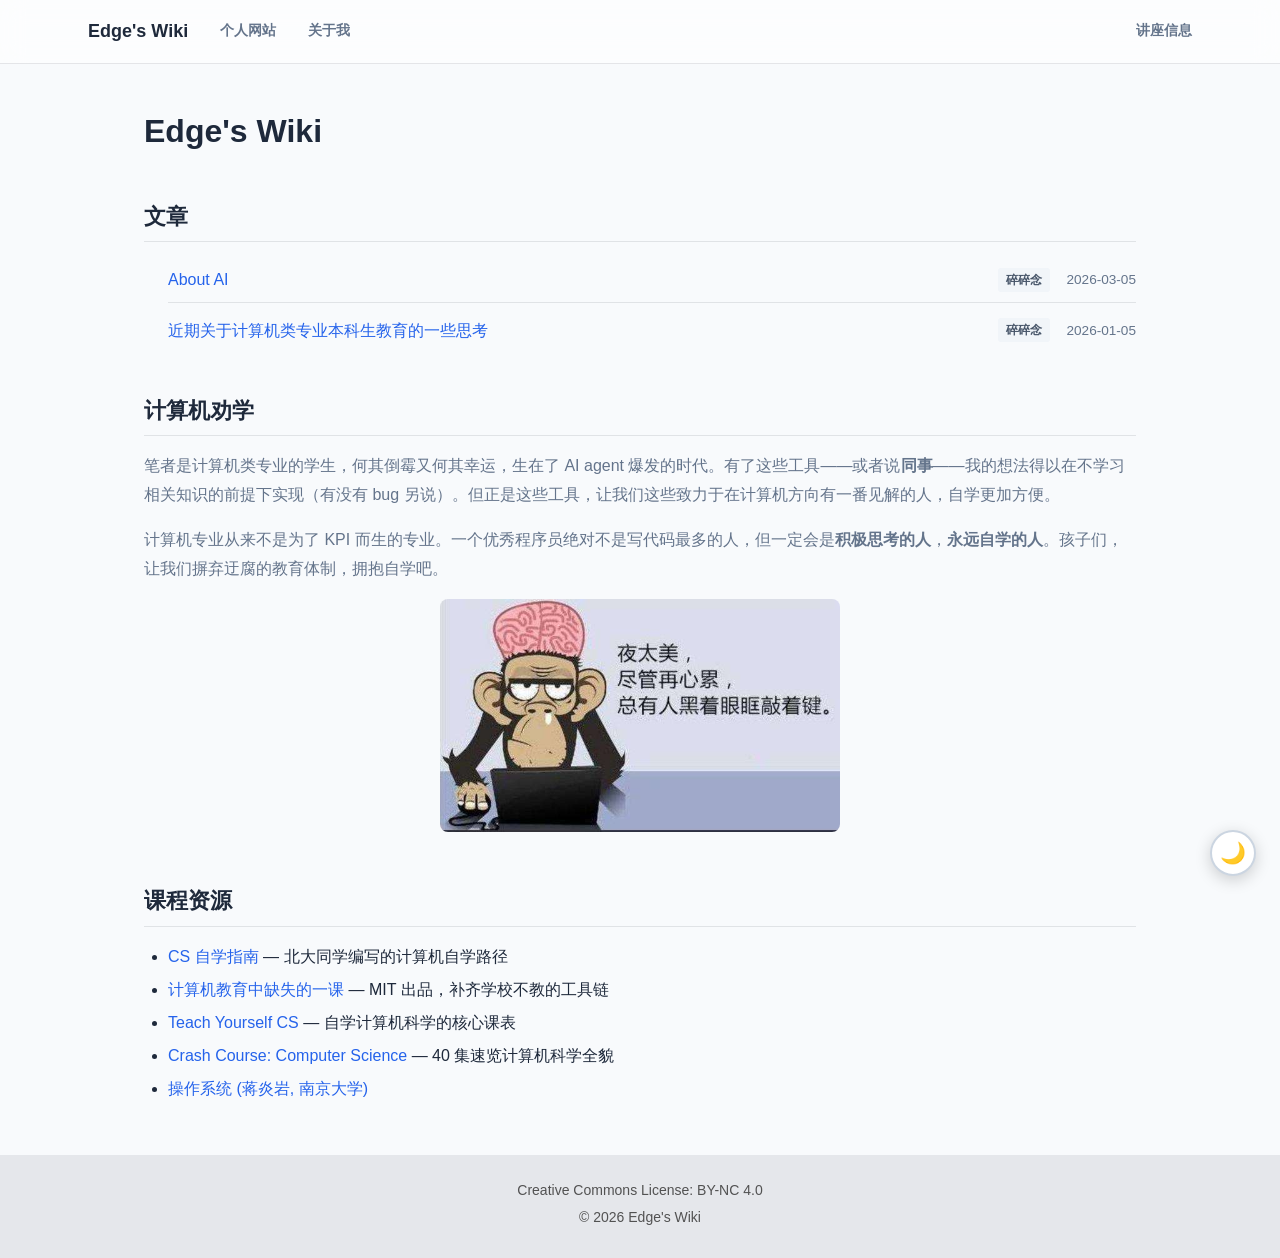
<file: index.html>
<!DOCTYPE html>
<html lang="zh-CN">
<head>
    <meta charset="UTF-8">
    <meta name="viewport" content="width=device-width, initial-scale=1.0">
    <title>Edge's Wiki</title>
    <script>!function(){var t=localStorage.getItem('wiki-theme');if(t==='dark')document.documentElement.setAttribute('data-theme','dark')}()</script>
    <link rel="stylesheet" href="styles.css">
</head>
<body>
    <!-- 顶部导航栏 -->
    <header class="header">
        <div class="header-inner">
            <a href="/" class="site-title">Edge's Wiki</a>
            <nav class="nav">
                <ul class="nav-list">
                    <li><a href="https://www.xingqiwu.net.cn/">个人网站</a></li>
                    <li><a href="about.html">关于我</a></li>
                </ul>
            </nav>
            <a class="nav-right-link" href="https://ucnift0madf0.feishu.cn/wiki/WPelwNGQ8ifj2kkCDjIcHKywnMf?from=from_copylink">讲座信息</a>
        </div>
    </header>

    <!-- 主内容区域 -->
    <main class="container">
        <div class="wiki">

            <h1>Edge's Wiki</h1>

            <h2>文章</h2>
<!-- ARTICLE_LIST_START -->
<ul id="article-list" class="article-list">
<li class="article-item"><a href="articles/About AI.html">About AI</a><span class="box box-gray">碎碎念</span> <time class="article-date" datetime="2026-03-05">2026-03-05</time></li>
<li class="article-item"><a href="articles/近期关于计算机类专业本科生教育的一些思考.html">近期关于计算机类专业本科生教育的一些思考</a><span class="box box-gray">碎碎念</span> <time class="article-date" datetime="2026-01-05">2026-01-05</time></li>
</ul>
<!-- ARTICLE_LIST_END -->

            <h2>计算机劝学</h2>
            <p>笔者是计算机类专业的学生，何其倒霉又何其幸运，生在了 AI agent 爆发的时代。有了这些工具——或者说<strong>同事</strong>——我的想法得以在不学习相关知识的前提下实现（有没有 bug 另说）。但正是这些工具，让我们这些致力于在计算机方向有一番见解的人，自学更加方便。</p>
            <p>计算机专业从来不是为了 KPI 而生的专业。一个优秀程序员绝对不是写代码最多的人，但一定会是<strong>积极思考的人</strong>，<strong>永远自学的人</strong>。孩子们，让我们摒弃迂腐的教育体制，拥抱自学吧。</p>
            <p style="text-align: center;">
                <img src="logo (1).jpg" alt="logo" style="max-width: 400px; border-radius: 8px;">
            </p>

            <h2>课程资源</h2>
            <ul>
                <li><a href="https://csdiy.wiki/">CS 自学指南</a> — 北大同学编写的计算机自学路径</li>
                <li><a href="https://missing-semester-cn.github.io/">计算机教育中缺失的一课</a> — MIT 出品，补齐学校不教的工具链</li>
                <li><a href="https://github.com/izackwu/TeachYourselfCS-CN/blob/master/TeachYourselfCS-CN.md">Teach Yourself CS</a> — 自学计算机科学的核心课表</li>
                <li><a href="https://www.bilibili.com/video/BV1EW411u7th/">Crash Course: Computer Science</a> — 40 集速览计算机科学全貌</li>
                <li><a href="https://jyywiki.cn/OS/2026/">操作系统 (蒋炎岩, 南京大学)</a></li>
            </ul>

        </div>
    </main>

    <!-- 页脚 -->
    <footer class="footer">
        <div class="footer-inner">
            <p>
                <a rel="license" href="http://creativecommons.org/licenses/by-nc/4.0/">Creative Commons License: BY-NC 4.0</a>
            </p>
            <p>&copy; 2026 Edge's Wiki</p>
        </div>
    </footer>

    <!-- 暗色/亮色 切换按钮 -->
    <button class="theme-toggle" id="theme-toggle" aria-label="切换暗色/亮色模式" title="切换暗色/亮色模式">🌙</button>

    <script src="script.js"></script>
</body>
</html>
</file>
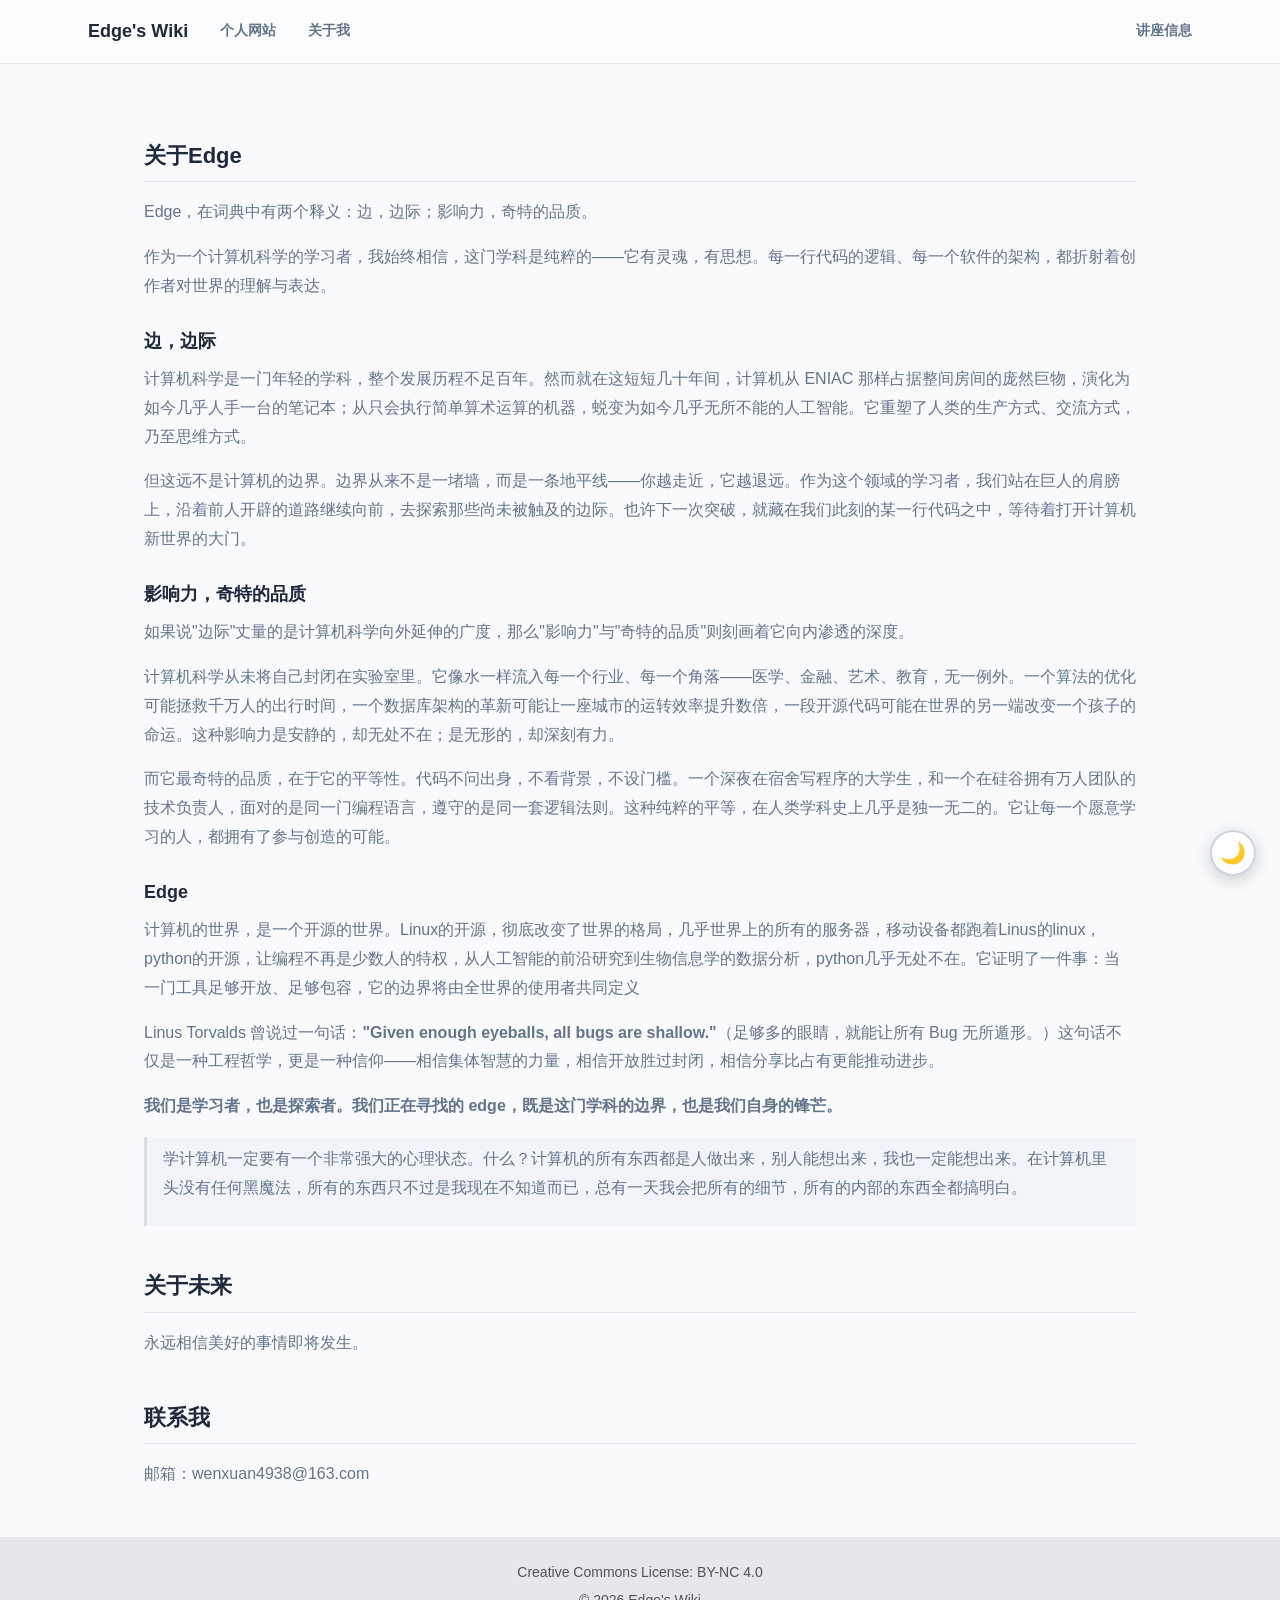
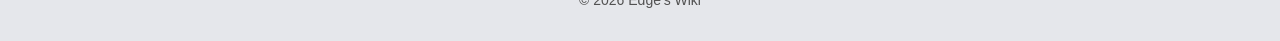
<file: about.html>
<!DOCTYPE html>
<html lang="zh-CN">
<head>
    <meta charset="UTF-8">
    <meta name="viewport" content="width=device-width, initial-scale=1.0">
    <title>关于我 - Edge's Wiki</title>
    <script>!function(){var t=localStorage.getItem('wiki-theme');if(t==='dark')document.documentElement.setAttribute('data-theme','dark')}()</script>
    <link rel="stylesheet" href="styles.css">
</head>
<body>
    <header class="header">
        <div class="header-inner">
            <a href="/" class="site-title">Edge's Wiki</a>
            <nav class="nav">
                <ul class="nav-list">
                    <li><a href="https://xingqiwu.net.cn/">个人网站</a></li>
                    <li><a href="about.html">关于我</a></li>
                </ul>
            </nav>
            <a class="nav-right-link" href="https://ucnift0madf0.feishu.cn/wiki/WPelwNGQ8ifj2kkCDjIcHKywnMf?from=from_copylink">讲座信息</a>
        </div>
    </header>

    <main class="container">
        <article class="wiki article-page">
            <div class="article-body">
                <h2 id="edge">关于Edge</h2>
<p>Edge，在词典中有两个释义：边，边际；影响力，奇特的品质。</p>
<p>作为一个计算机科学的学习者，我始终相信，这门学科是纯粹的——它有灵魂，有思想。每一行代码的逻辑、每一个软件的架构，都折射着创作者对世界的理解与表达。</p>
<h3 id="_1">边，边际</h3>
<p>计算机科学是一门年轻的学科，整个发展历程不足百年。然而就在这短短几十年间，计算机从 ENIAC 那样占据整间房间的庞然巨物，演化为如今几乎人手一台的笔记本；从只会执行简单算术运算的机器，蜕变为如今几乎无所不能的人工智能。它重塑了人类的生产方式、交流方式，乃至思维方式。</p>
<p>但这远不是计算机的边界。边界从来不是一堵墙，而是一条地平线——你越走近，它越退远。作为这个领域的学习者，我们站在巨人的肩膀上，沿着前人开辟的道路继续向前，去探索那些尚未被触及的边际。也许下一次突破，就藏在我们此刻的某一行代码之中，等待着打开计算机新世界的大门。</p>
<h3 id="_2">影响力，奇特的品质</h3>
<p>如果说"边际"丈量的是计算机科学向外延伸的广度，那么"影响力"与"奇特的品质"则刻画着它向内渗透的深度。</p>
<p>计算机科学从未将自己封闭在实验室里。它像水一样流入每一个行业、每一个角落——医学、金融、艺术、教育，无一例外。一个算法的优化可能拯救千万人的出行时间，一个数据库架构的革新可能让一座城市的运转效率提升数倍，一段开源代码可能在世界的另一端改变一个孩子的命运。这种影响力是安静的，却无处不在；是无形的，却深刻有力。</p>
<p>而它最奇特的品质，在于它的平等性。代码不问出身，不看背景，不设门槛。一个深夜在宿舍写程序的大学生，和一个在硅谷拥有万人团队的技术负责人，面对的是同一门编程语言，遵守的是同一套逻辑法则。这种纯粹的平等，在人类学科史上几乎是独一无二的。它让每一个愿意学习的人，都拥有了参与创造的可能。</p>
<h3 id="edge_1">Edge</h3>
<p>计算机的世界，是一个开源的世界。Linux的开源，彻底改变了世界的格局，几乎世界上的所有的服务器，移动设备都跑着Linus的linux，python的开源，让编程不再是少数人的特权，从人工智能的前沿研究到生物信息学的数据分析，python几乎无处不在。它证明了一件事：当一门工具足够开放、足够包容，它的边界将由全世界的使用者共同定义</p>
<p>Linus Torvalds 曾说过一句话：<strong>"Given enough eyeballs, all bugs are shallow."</strong>（足够多的眼睛，就能让所有 Bug 无所遁形。）这句话不仅是一种工程哲学，更是一种信仰——相信集体智慧的力量，相信开放胜过封闭，相信分享比占有更能推动进步。</p>
<p><strong>我们是学习者，也是探索者。我们正在寻找的 edge，既是这门学科的边界，也是我们自身的锋芒。</strong></p>
<blockquote>
<p>学计算机一定要有一个非常强大的心理状态。什么？计算机的所有东西都是人做出来，别人能想出来，我也一定能想出来。在计算机里头没有任何黑魔法，所有的东西只不过是我现在不知道而已，总有一天我会把所有的细节，所有的内部的东西全都搞明白。</p>
</blockquote>
<h2 id="_3">关于未来</h2>
<p>永远相信美好的事情即将发生。</p>
<h2 id="_4">联系我</h2>
<p>邮箱：wenxuan4938@163.com</p>
            </div>
        </article>
    </main>

    <footer class="footer">
        <div class="footer-inner">
            <p><a rel="license" href="http://creativecommons.org/licenses/by-nc/4.0/">Creative Commons License: BY-NC 4.0</a></p>
            <p>&copy; 2026 Edge's Wiki</p>
        </div>
    </footer>

    <!-- 暗色/亮色 切换按钮 -->
    <button class="theme-toggle" id="theme-toggle" aria-label="切换暗色/亮色模式" title="切换暗色/亮色模式">🌙</button>

    <script src="script.js"></script>
</body>
</html>
</file>
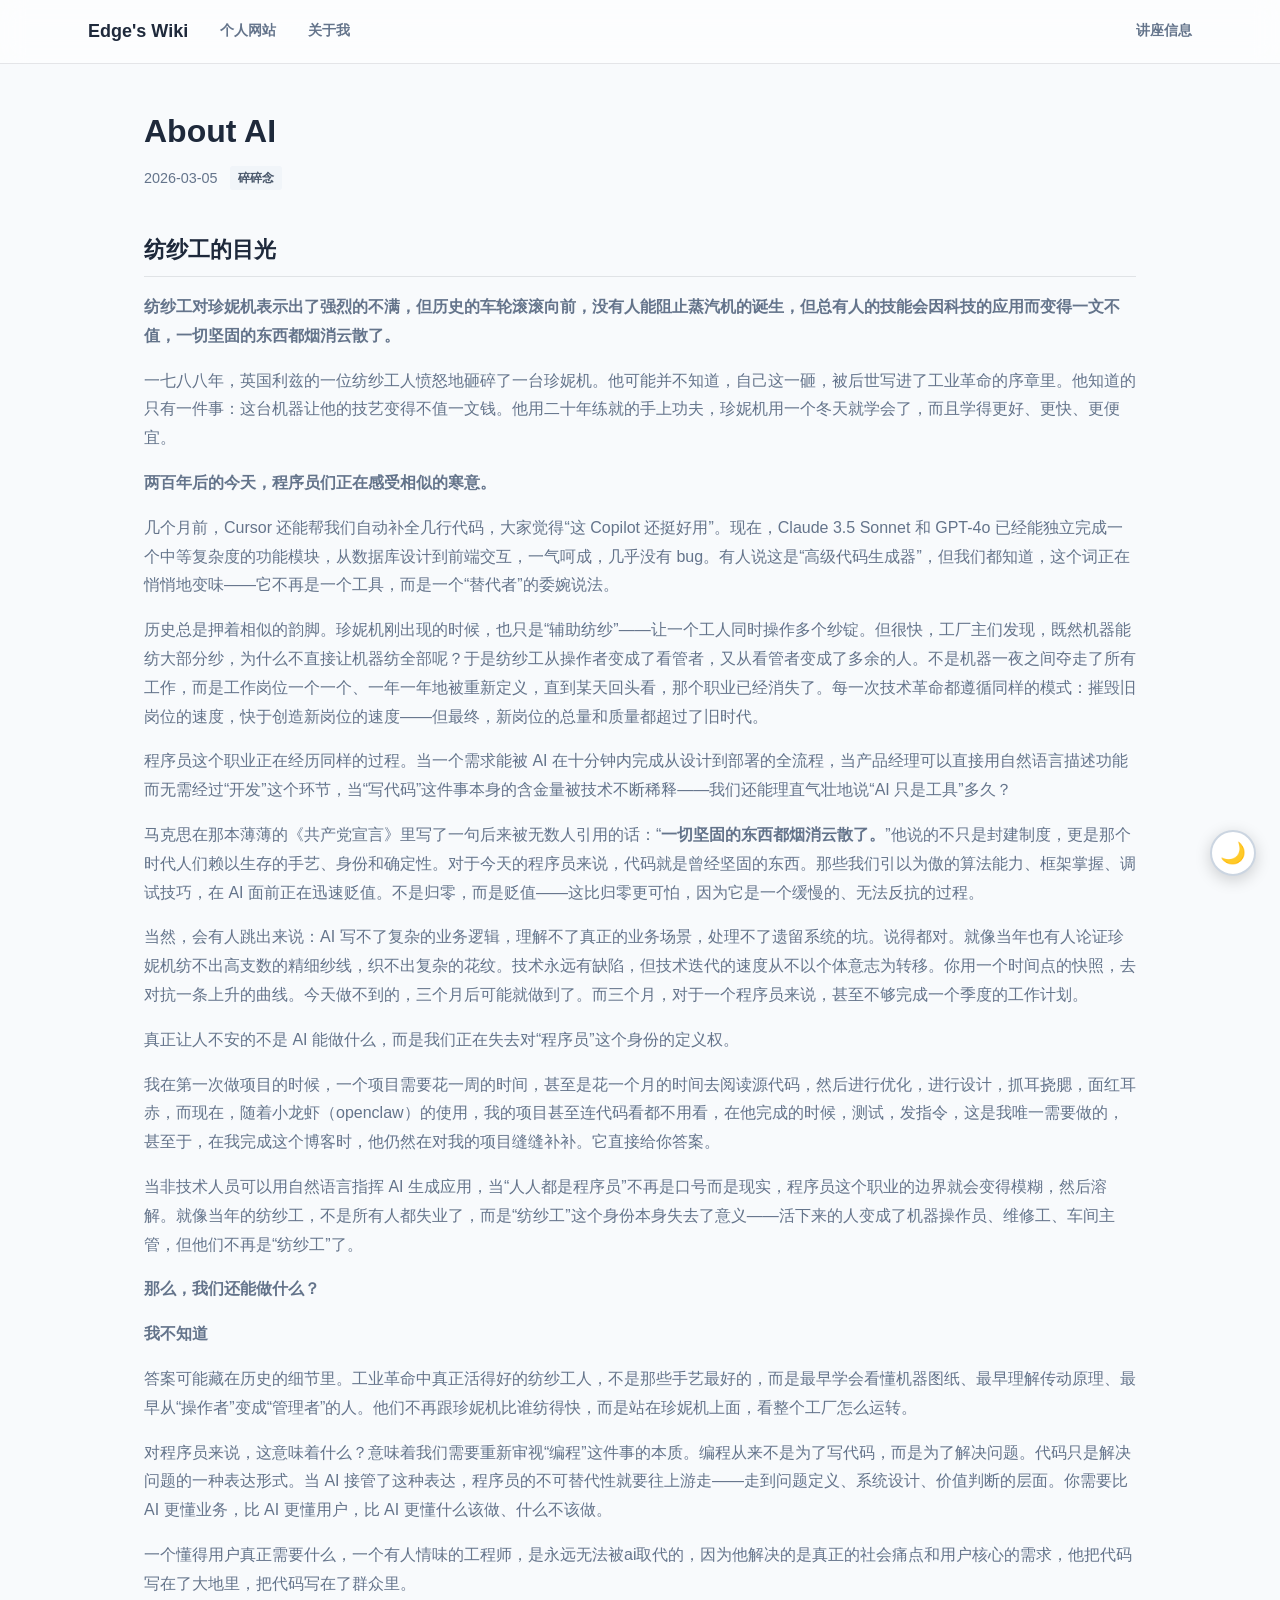
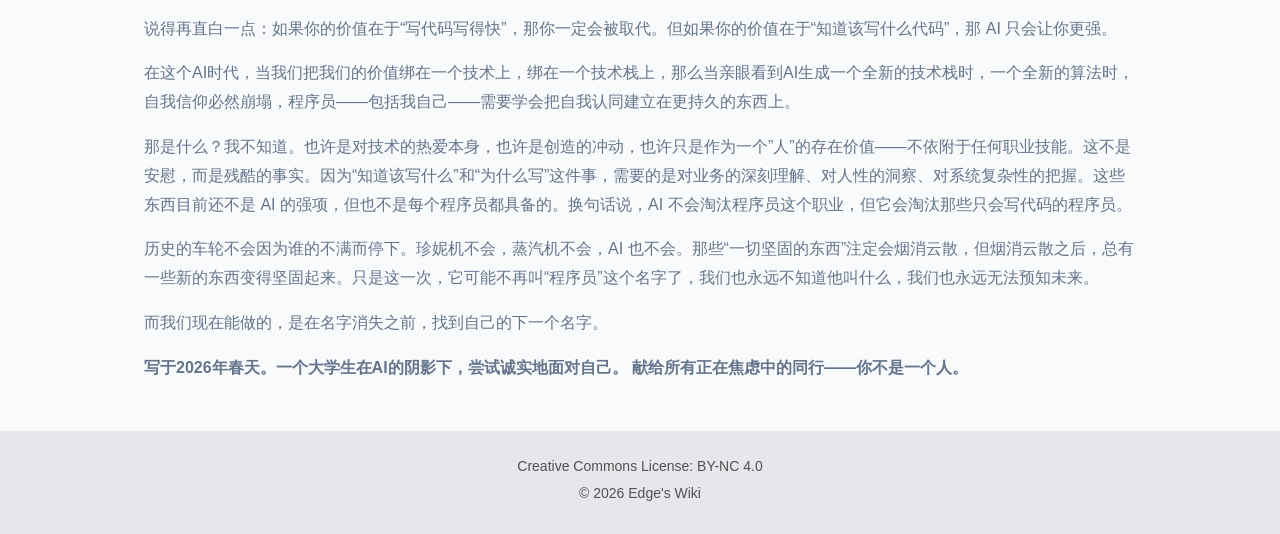
<file: articles/About AI.html>
<!DOCTYPE html>
<html lang="zh-CN">
<head>
    <meta charset="UTF-8">
    <meta name="viewport" content="width=device-width, initial-scale=1.0">
    <title>About AI - Edge's Wiki</title>
    <script>!function(){var t=localStorage.getItem('wiki-theme');if(t==='dark')document.documentElement.setAttribute('data-theme','dark')}()</script>
    <link rel="stylesheet" href="../styles.css">
</head>
<body>
    <header class="header">
        <div class="header-inner">
            <a href="/" class="site-title">Edge's Wiki</a>
            <nav class="nav">
                <ul class="nav-list">
                    <li><a href="https://xingqiwu.net.cn/">个人网站</a></li>
                    <li><a href="../about.html">关于我</a></li>
                </ul>
            </nav>
            <a class="nav-right-link" href="https://ucnift0madf0.feishu.cn/wiki/WPelwNGQ8ifj2kkCDjIcHKywnMf?from=from_copylink">讲座信息</a>
        </div>
    </header>

    <main class="container">
        <article class="wiki article-page">
            <header class="article-header">
                <h1>About AI</h1>
                <div class="article-meta">
                    <time datetime="2026-03-05">2026-03-05</time>
                    <span class="box box-gray">碎碎念</span>
                </div>
            </header>
            <div class="article-body">
                <h2 id="_1">纺纱工的目光</h2>
<p><strong>纺纱工对珍妮机表示出了强烈的不满，但历史的车轮滚滚向前，没有人能阻止蒸汽机的诞生，但总有人的技能会因科技的应用而变得一文不值，一切坚固的东西都烟消云散了。</strong></p>
<p>一七八八年，英国利兹的一位纺纱工人愤怒地砸碎了一台珍妮机。他可能并不知道，自己这一砸，被后世写进了工业革命的序章里。他知道的只有一件事：这台机器让他的技艺变得不值一文钱。他用二十年练就的手上功夫，珍妮机用一个冬天就学会了，而且学得更好、更快、更便宜。</p>
<p><strong>两百年后的今天，程序员们正在感受相似的寒意。</strong></p>
<p>几个月前，Cursor 还能帮我们自动补全几行代码，大家觉得“这 Copilot 还挺好用”。现在，Claude 3.5 Sonnet 和 GPT-4o 已经能独立完成一个中等复杂度的功能模块，从数据库设计到前端交互，一气呵成，几乎没有 bug。有人说这是“高级代码生成器”，但我们都知道，这个词正在悄悄地变味——它不再是一个工具，而是一个“替代者”的委婉说法。</p>
<p>历史总是押着相似的韵脚。珍妮机刚出现的时候，也只是“辅助纺纱”——让一个工人同时操作多个纱锭。但很快，工厂主们发现，既然机器能纺大部分纱，为什么不直接让机器纺全部呢？于是纺纱工从操作者变成了看管者，又从看管者变成了多余的人。不是机器一夜之间夺走了所有工作，而是工作岗位一个一个、一年一年地被重新定义，直到某天回头看，那个职业已经消失了。每一次技术革命都遵循同样的模式：摧毁旧岗位的速度，快于创造新岗位的速度——但最终，新岗位的总量和质量都超过了旧时代。</p>
<p>程序员这个职业正在经历同样的过程。当一个需求能被 AI 在十分钟内完成从设计到部署的全流程，当产品经理可以直接用自然语言描述功能而无需经过“开发”这个环节，当“写代码”这件事本身的含金量被技术不断稀释——我们还能理直气壮地说“AI 只是工具”多久？</p>
<p>马克思在那本薄薄的《共产党宣言》里写了一句后来被无数人引用的话：“<strong>一切坚固的东西都烟消云散了。</strong>”他说的不只是封建制度，更是那个时代人们赖以生存的手艺、身份和确定性。对于今天的程序员来说，代码就是曾经坚固的东西。那些我们引以为傲的算法能力、框架掌握、调试技巧，在 AI 面前正在迅速贬值。不是归零，而是贬值——这比归零更可怕，因为它是一个缓慢的、无法反抗的过程。</p>
<p>当然，会有人跳出来说：AI 写不了复杂的业务逻辑，理解不了真正的业务场景，处理不了遗留系统的坑。说得都对。就像当年也有人论证珍妮机纺不出高支数的精细纱线，织不出复杂的花纹。技术永远有缺陷，但技术迭代的速度从不以个体意志为转移。你用一个时间点的快照，去对抗一条上升的曲线。今天做不到的，三个月后可能就做到了。而三个月，对于一个程序员来说，甚至不够完成一个季度的工作计划。</p>
<p>真正让人不安的不是 AI 能做什么，而是我们正在失去对“程序员”这个身份的定义权。</p>
<p>我在第一次做项目的时候，一个项目需要花一周的时间，甚至是花一个月的时间去阅读源代码，然后进行优化，进行设计，抓耳挠腮，面红耳赤，而现在，随着小龙虾（openclaw）的使用，我的项目甚至连代码看都不用看，在他完成的时候，测试，发指令，这是我唯一需要做的，甚至于，在我完成这个博客时，他仍然在对我的项目缝缝补补。它直接给你答案。</p>
<p>当非技术人员可以用自然语言指挥 AI 生成应用，当“人人都是程序员”不再是口号而是现实，程序员这个职业的边界就会变得模糊，然后溶解。就像当年的纺纱工，不是所有人都失业了，而是“纺纱工”这个身份本身失去了意义——活下来的人变成了机器操作员、维修工、车间主管，但他们不再是“纺纱工”了。</p>
<p><strong>那么，我们还能做什么？</strong></p>
<p><strong>我不知道</strong></p>
<p>答案可能藏在历史的细节里。工业革命中真正活得好的纺纱工人，不是那些手艺最好的，而是最早学会看懂机器图纸、最早理解传动原理、最早从“操作者”变成“管理者”的人。他们不再跟珍妮机比谁纺得快，而是站在珍妮机上面，看整个工厂怎么运转。</p>
<p>对程序员来说，这意味着什么？意味着我们需要重新审视“编程”这件事的本质。编程从来不是为了写代码，而是为了解决问题。代码只是解决问题的一种表达形式。当 AI 接管了这种表达，程序员的不可替代性就要往上游走——走到问题定义、系统设计、价值判断的层面。你需要比 AI 更懂业务，比 AI 更懂用户，比 AI 更懂什么该做、什么不该做。</p>
<p>一个懂得用户真正需要什么，一个有人情味的工程师，是永远无法被ai取代的，因为他解决的是真正的社会痛点和用户核心的需求，他把代码写在了大地里，把代码写在了群众里。</p>
<p>说得再直白一点：如果你的价值在于“写代码写得快”，那你一定会被取代。但如果你的价值在于“知道该写什么代码”，那 AI 只会让你更强。</p>
<p>在这个AI时代，当我们把我们的价值绑在一个技术上，绑在一个技术栈上，那么当亲眼看到AI生成一个全新的技术栈时，一个全新的算法时，自我信仰必然崩塌，程序员——包括我自己——需要学会把自我认同建立在更持久的东西上。</p>
<p>那是什么？我不知道。也许是对技术的热爱本身，也许是创造的冲动，也许只是作为一个”人”的存在价值——不依附于任何职业技能。这不是安慰，而是残酷的事实。因为“知道该写什么”和“为什么写”这件事，需要的是对业务的深刻理解、对人性的洞察、对系统复杂性的把握。这些东西目前还不是 AI 的强项，但也不是每个程序员都具备的。换句话说，AI 不会淘汰程序员这个职业，但它会淘汰那些只会写代码的程序员。</p>
<p>历史的车轮不会因为谁的不满而停下。珍妮机不会，蒸汽机不会，AI 也不会。那些“一切坚固的东西”注定会烟消云散，但烟消云散之后，总有一些新的东西变得坚固起来。只是这一次，它可能不再叫“程序员”这个名字了，我们也永远不知道他叫什么，我们也永远无法预知未来。</p>
<p>而我们现在能做的，是在名字消失之前，找到自己的下一个名字。</p>
<p><strong>写于2026年春天。一个大学生在AI的阴影下，尝试诚实地面对自己。 献给所有正在焦虑中的同行——你不是一个人。</strong></p>
            </div>
        </article>
    </main>

    <footer class="footer">
        <div class="footer-inner">
            <p><a rel="license" href="http://creativecommons.org/licenses/by-nc/4.0/">Creative Commons License: BY-NC 4.0</a></p>
            <p>&copy; 2026 Edge's Wiki</p>
        </div>
    </footer>

    <!-- 暗色/亮色 切换按钮 -->
    <button class="theme-toggle" id="theme-toggle" aria-label="切换暗色/亮色模式" title="切换暗色/亮色模式">🌙</button>

    <script src="../script.js"></script>
</body>
</html>
</file>
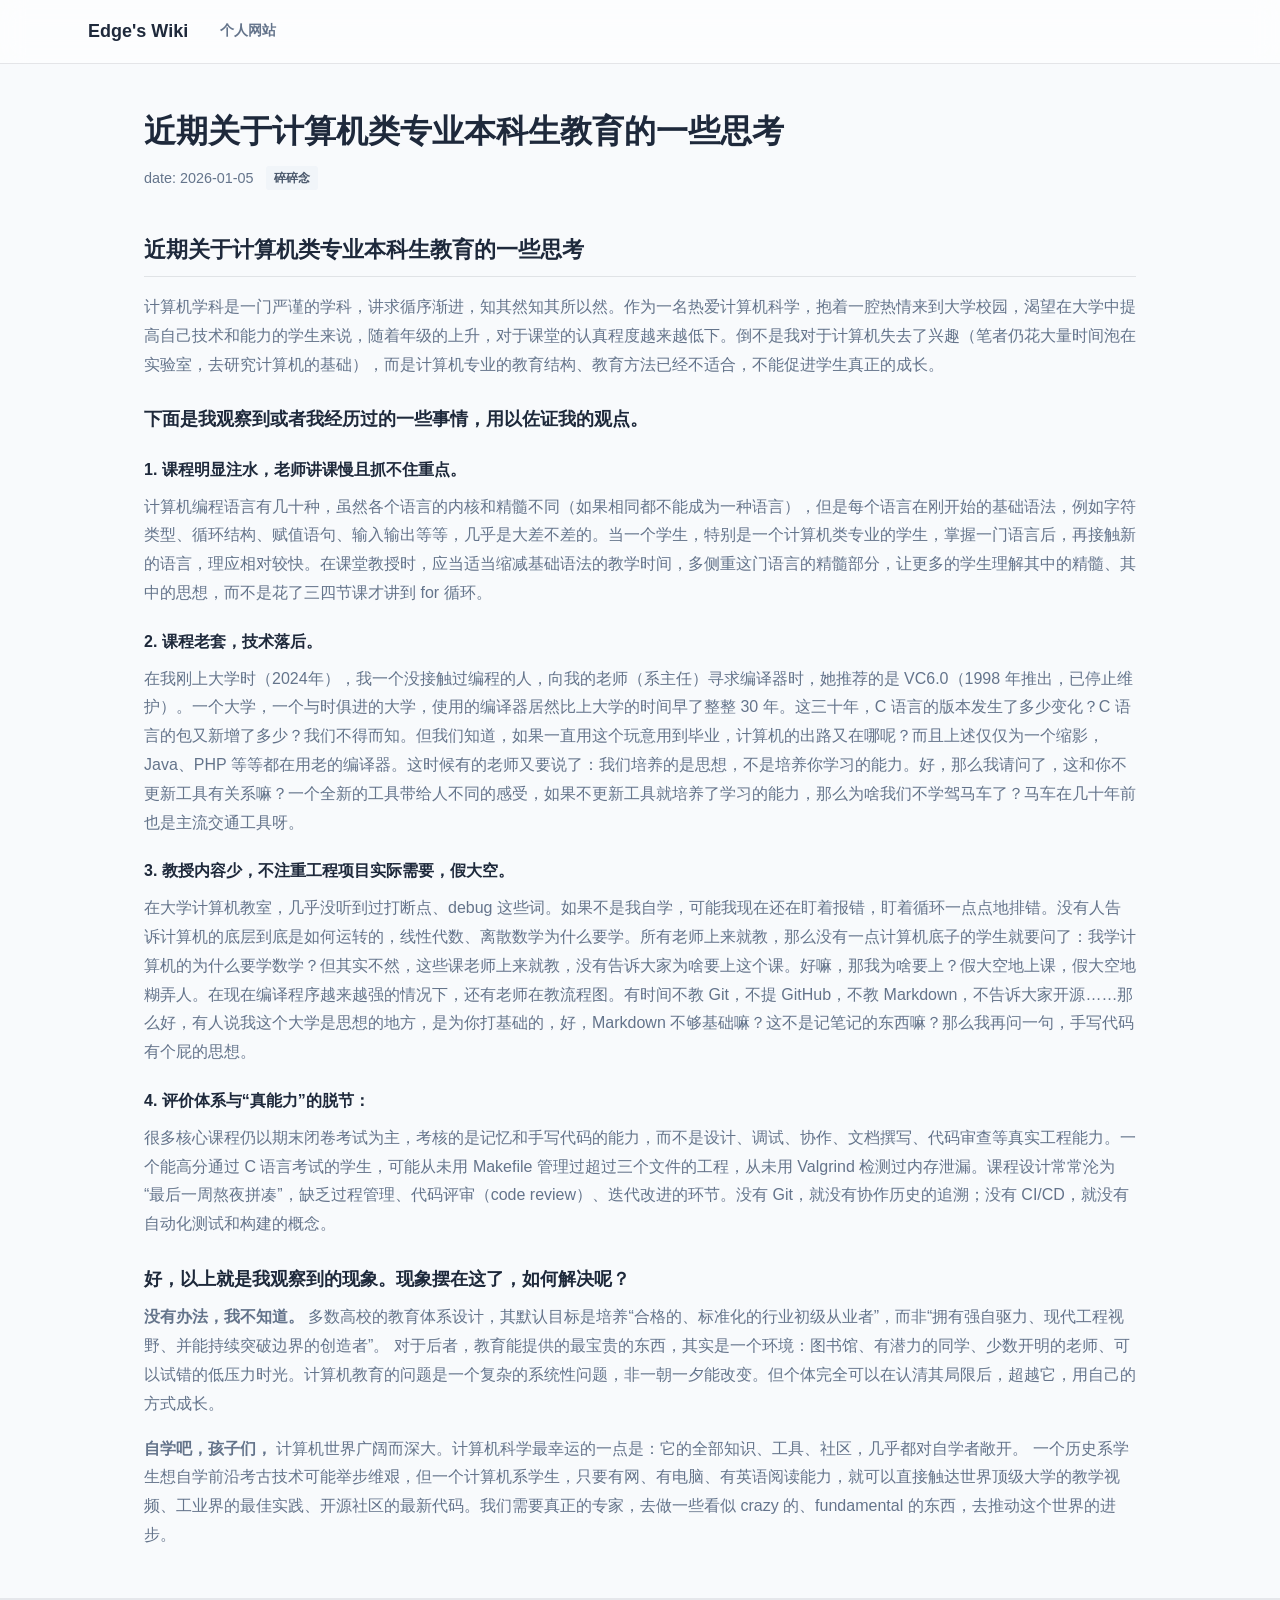
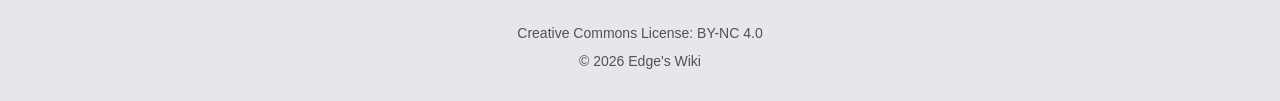
<file: articles/hello-world.html>
<!DOCTYPE html>
<html lang="zh-CN">
<head>
    <meta charset="UTF-8">
    <meta name="viewport" content="width=device-width, initial-scale=1.0">
    <title>近期关于计算机类专业本科生教育的一些思考 - Edge's Wiki</title>
    <link rel="stylesheet" href="../styles.css">
</head>
<body>
    <header class="header">
        <div class="header-inner">
            <a href="/" class="site-title">Edge's Wiki</a>
            <nav class="nav">
                <ul class="nav-list">
                    <li><a href="https://xingqiwu.net.cn/">个人网站</a></li>
                </ul>
            </nav>
        </div>
    </header>

    <main class="container">
        <article class="wiki article-page">
            <header class="article-header">
                <h1>近期关于计算机类专业本科生教育的一些思考</h1>
                <div class="article-meta">
                    <time datetime="date: 2026-01-05">date: 2026-01-05</time>
                    <span class="box box-gray">碎碎念</span>
                </div>
            </header>
            <div class="article-body">
                <h2 id="_1">近期关于计算机类专业本科生教育的一些思考</h2>
<p>计算机学科是一门严谨的学科，讲求循序渐进，知其然知其所以然。作为一名热爱计算机科学，抱着一腔热情来到大学校园，渴望在大学中提高自己技术和能力的学生来说，随着年级的上升，对于课堂的认真程度越来越低下。倒不是我对于计算机失去了兴趣（笔者仍花大量时间泡在实验室，去研究计算机的基础），而是计算机专业的教育结构、教育方法已经不适合，不能促进学生真正的成长。</p>
<h3 id="_2">下面是我观察到或者我经历过的一些事情，用以佐证我的观点。</h3>
<h4 id="1">1. 课程明显注水，老师讲课慢且抓不住重点。</h4>
<p>计算机编程语言有几十种，虽然各个语言的内核和精髓不同（如果相同都不能成为一种语言），但是每个语言在刚开始的基础语法，例如字符类型、循环结构、赋值语句、输入输出等等，几乎是大差不差的。当一个学生，特别是一个计算机类专业的学生，掌握一门语言后，再接触新的语言，理应相对较快。在课堂教授时，应当适当缩减基础语法的教学时间，多侧重这门语言的精髓部分，让更多的学生理解其中的精髓、其中的思想，而不是花了三四节课才讲到 for 循环。</p>
<h4 id="2">2. 课程老套，技术落后。</h4>
<p>在我刚上大学时（2024年），我一个没接触过编程的人，向我的老师（系主任）寻求编译器时，她推荐的是 VC6.0（1998 年推出，已停止维护）。一个大学，一个与时俱进的大学，使用的编译器居然比上大学的时间早了整整 30 年。这三十年，C 语言的版本发生了多少变化？C 语言的包又新增了多少？我们不得而知。但我们知道，如果一直用这个玩意用到毕业，计算机的出路又在哪呢？而且上述仅仅为一个缩影，Java、PHP 等等都在用老的编译器。这时候有的老师又要说了：我们培养的是思想，不是培养你学习的能力。好，那么我请问了，这和你不更新工具有关系嘛？一个全新的工具带给人不同的感受，如果不更新工具就培养了学习的能力，那么为啥我们不学驾马车了？马车在几十年前也是主流交通工具呀。</p>
<h4 id="3">3. 教授内容少，不注重工程项目实际需要，假大空。</h4>
<p>在大学计算机教室，几乎没听到过打断点、debug 这些词。如果不是我自学，可能我现在还在盯着报错，盯着循环一点点地排错。没有人告诉计算机的底层到底是如何运转的，线性代数、离散数学为什么要学。所有老师上来就教，那么没有一点计算机底子的学生就要问了：我学计算机的为什么要学数学？但其实不然，这些课老师上来就教，没有告诉大家为啥要上这个课。好嘛，那我为啥要上？假大空地上课，假大空地糊弄人。在现在编译程序越来越强的情况下，还有老师在教流程图。有时间不教 Git，不提 GitHub，不教 Markdown，不告诉大家开源……那么好，有人说我这个大学是思想的地方，是为你打基础的，好，Markdown 不够基础嘛？这不是记笔记的东西嘛？那么我再问一句，手写代码有个屁的思想。</p>
<h4 id="4">4. 评价体系与“真能力”的脱节：</h4>
<p>很多核心课程仍以期末闭卷考试为主，考核的是记忆和手写代码的能力，而不是设计、调试、协作、文档撰写、代码审查等真实工程能力。一个能高分通过 C 语言考试的学生，可能从未用 Makefile 管理过超过三个文件的工程，从未用 Valgrind 检测过内存泄漏。课程设计常常沦为“最后一周熬夜拼凑”，缺乏过程管理、代码评审（code review）、迭代改进的环节。没有 Git，就没有协作历史的追溯；没有 CI/CD，就没有自动化测试和构建的概念。</p>
<h3 id="_3">好，以上就是我观察到的现象。现象摆在这了，如何解决呢？</h3>
<p><strong>没有办法，我不知道。</strong>
多数高校的教育体系设计，其默认目标是培养“合格的、标准化的行业初级从业者”，而非“拥有强自驱力、现代工程视野、并能持续突破边界的创造者”。 对于后者，教育能提供的最宝贵的东西，其实是一个环境：图书馆、有潜力的同学、少数开明的老师、可以试错的低压力时光。计算机教育的问题是一个复杂的系统性问题，非一朝一夕能改变。但个体完全可以在认清其局限后，超越它，用自己的方式成长。</p>
<p><strong>自学吧，孩子们，</strong> 计算机世界广阔而深大。计算机科学最幸运的一点是：它的全部知识、工具、社区，几乎都对自学者敞开。 一个历史系学生想自学前沿考古技术可能举步维艰，但一个计算机系学生，只要有网、有电脑、有英语阅读能力，就可以直接触达世界顶级大学的教学视频、工业界的最佳实践、开源社区的最新代码。我们需要真正的专家，去做一些看似 crazy 的、fundamental 的东西，去推动这个世界的进步。</p>
            </div>
        </article>
    </main>

    <footer class="footer">
        <div class="footer-inner">
            <p><a rel="license" href="http://creativecommons.org/licenses/by-nc/4.0/">Creative Commons License: BY-NC 4.0</a></p>
            <p>&copy; 2026 Edge's Wiki</p>
        </div>
    </footer>
</body>
</html>
</file>
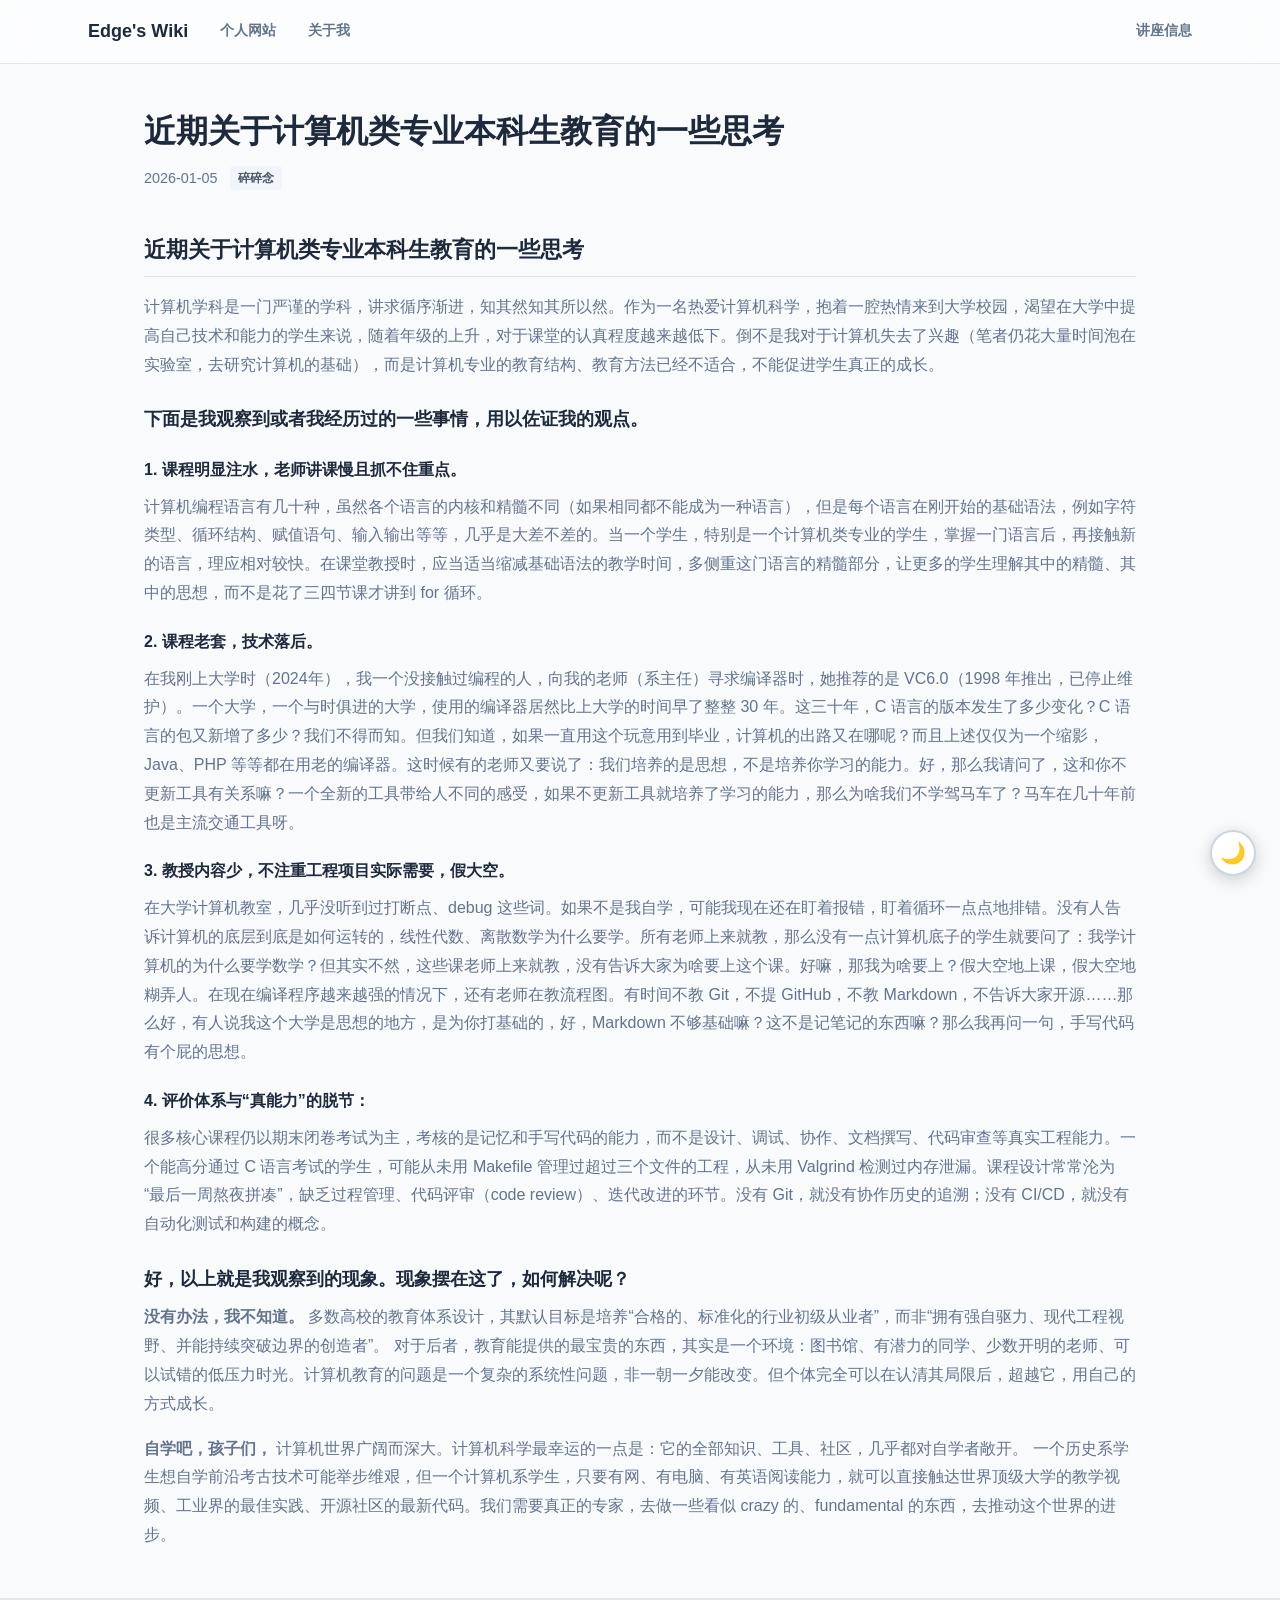
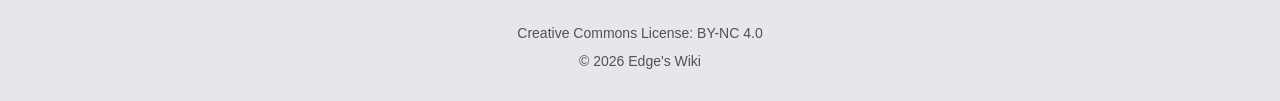
<file: articles/近期关于计算机类专业本科生教育的一些思考.html>
<!DOCTYPE html>
<html lang="zh-CN">
<head>
    <meta charset="UTF-8">
    <meta name="viewport" content="width=device-width, initial-scale=1.0">
    <title>近期关于计算机类专业本科生教育的一些思考 - Edge's Wiki</title>
    <script>!function(){var t=localStorage.getItem('wiki-theme');if(t==='dark')document.documentElement.setAttribute('data-theme','dark')}()</script>
    <link rel="stylesheet" href="../styles.css">
</head>
<body>
    <header class="header">
        <div class="header-inner">
            <a href="/" class="site-title">Edge's Wiki</a>
            <nav class="nav">
                <ul class="nav-list">
                    <li><a href="https://xingqiwu.net.cn/">个人网站</a></li>
                    <li><a href="../about.html">关于我</a></li>
                </ul>
            </nav>
            <a class="nav-right-link" href="https://ucnift0madf0.feishu.cn/wiki/WPelwNGQ8ifj2kkCDjIcHKywnMf?from=from_copylink">讲座信息</a>
        </div>
    </header>

    <main class="container">
        <article class="wiki article-page">
            <header class="article-header">
                <h1>近期关于计算机类专业本科生教育的一些思考</h1>
                <div class="article-meta">
                    <time datetime="2026-01-05">2026-01-05</time>
                    <span class="box box-gray">碎碎念</span>
                </div>
            </header>
            <div class="article-body">
                <h2 id="_1">近期关于计算机类专业本科生教育的一些思考</h2>
<p>计算机学科是一门严谨的学科，讲求循序渐进，知其然知其所以然。作为一名热爱计算机科学，抱着一腔热情来到大学校园，渴望在大学中提高自己技术和能力的学生来说，随着年级的上升，对于课堂的认真程度越来越低下。倒不是我对于计算机失去了兴趣（笔者仍花大量时间泡在实验室，去研究计算机的基础），而是计算机专业的教育结构、教育方法已经不适合，不能促进学生真正的成长。</p>
<h3 id="_2">下面是我观察到或者我经历过的一些事情，用以佐证我的观点。</h3>
<h4 id="1">1. 课程明显注水，老师讲课慢且抓不住重点。</h4>
<p>计算机编程语言有几十种，虽然各个语言的内核和精髓不同（如果相同都不能成为一种语言），但是每个语言在刚开始的基础语法，例如字符类型、循环结构、赋值语句、输入输出等等，几乎是大差不差的。当一个学生，特别是一个计算机类专业的学生，掌握一门语言后，再接触新的语言，理应相对较快。在课堂教授时，应当适当缩减基础语法的教学时间，多侧重这门语言的精髓部分，让更多的学生理解其中的精髓、其中的思想，而不是花了三四节课才讲到 for 循环。</p>
<h4 id="2">2. 课程老套，技术落后。</h4>
<p>在我刚上大学时（2024年），我一个没接触过编程的人，向我的老师（系主任）寻求编译器时，她推荐的是 VC6.0（1998 年推出，已停止维护）。一个大学，一个与时俱进的大学，使用的编译器居然比上大学的时间早了整整 30 年。这三十年，C 语言的版本发生了多少变化？C 语言的包又新增了多少？我们不得而知。但我们知道，如果一直用这个玩意用到毕业，计算机的出路又在哪呢？而且上述仅仅为一个缩影，Java、PHP 等等都在用老的编译器。这时候有的老师又要说了：我们培养的是思想，不是培养你学习的能力。好，那么我请问了，这和你不更新工具有关系嘛？一个全新的工具带给人不同的感受，如果不更新工具就培养了学习的能力，那么为啥我们不学驾马车了？马车在几十年前也是主流交通工具呀。</p>
<h4 id="3">3. 教授内容少，不注重工程项目实际需要，假大空。</h4>
<p>在大学计算机教室，几乎没听到过打断点、debug 这些词。如果不是我自学，可能我现在还在盯着报错，盯着循环一点点地排错。没有人告诉计算机的底层到底是如何运转的，线性代数、离散数学为什么要学。所有老师上来就教，那么没有一点计算机底子的学生就要问了：我学计算机的为什么要学数学？但其实不然，这些课老师上来就教，没有告诉大家为啥要上这个课。好嘛，那我为啥要上？假大空地上课，假大空地糊弄人。在现在编译程序越来越强的情况下，还有老师在教流程图。有时间不教 Git，不提 GitHub，不教 Markdown，不告诉大家开源……那么好，有人说我这个大学是思想的地方，是为你打基础的，好，Markdown 不够基础嘛？这不是记笔记的东西嘛？那么我再问一句，手写代码有个屁的思想。</p>
<h4 id="4">4. 评价体系与“真能力”的脱节：</h4>
<p>很多核心课程仍以期末闭卷考试为主，考核的是记忆和手写代码的能力，而不是设计、调试、协作、文档撰写、代码审查等真实工程能力。一个能高分通过 C 语言考试的学生，可能从未用 Makefile 管理过超过三个文件的工程，从未用 Valgrind 检测过内存泄漏。课程设计常常沦为“最后一周熬夜拼凑”，缺乏过程管理、代码评审（code review）、迭代改进的环节。没有 Git，就没有协作历史的追溯；没有 CI/CD，就没有自动化测试和构建的概念。</p>
<h3 id="_3">好，以上就是我观察到的现象。现象摆在这了，如何解决呢？</h3>
<p><strong>没有办法，我不知道。</strong>
多数高校的教育体系设计，其默认目标是培养“合格的、标准化的行业初级从业者”，而非“拥有强自驱力、现代工程视野、并能持续突破边界的创造者”。 对于后者，教育能提供的最宝贵的东西，其实是一个环境：图书馆、有潜力的同学、少数开明的老师、可以试错的低压力时光。计算机教育的问题是一个复杂的系统性问题，非一朝一夕能改变。但个体完全可以在认清其局限后，超越它，用自己的方式成长。</p>
<p><strong>自学吧，孩子们，</strong> 计算机世界广阔而深大。计算机科学最幸运的一点是：它的全部知识、工具、社区，几乎都对自学者敞开。 一个历史系学生想自学前沿考古技术可能举步维艰，但一个计算机系学生，只要有网、有电脑、有英语阅读能力，就可以直接触达世界顶级大学的教学视频、工业界的最佳实践、开源社区的最新代码。我们需要真正的专家，去做一些看似 crazy 的、fundamental 的东西，去推动这个世界的进步。</p>
            </div>
        </article>
    </main>

    <footer class="footer">
        <div class="footer-inner">
            <p><a rel="license" href="http://creativecommons.org/licenses/by-nc/4.0/">Creative Commons License: BY-NC 4.0</a></p>
            <p>&copy; 2026 Edge's Wiki</p>
        </div>
    </footer>

    <!-- 暗色/亮色 切换按钮 -->
    <button class="theme-toggle" id="theme-toggle" aria-label="切换暗色/亮色模式" title="切换暗色/亮色模式">🌙</button>

    <script src="../script.js"></script>
</body>
</html>
</file>
<file: styles.css>
/* ============================================
   Edge's Wiki - 极简 Wiki 风格
   仿 jyywiki.cn 设计
   ============================================ */

/* CSS 变量 - 亮色模式 (默认) */
:root {
    --bg-color: #f8fafc;            /* slate-50 */
    --text-color: #1e293b;          /* slate-800 */
    --text-secondary: #64748b;      /* slate-500 */
    --border-color: rgba(15, 23, 42, 0.1); /* slate-900/10 */
    --link-color: #2563eb;          /* blue-600 */
    --link-hover: #0284c7;          /* sky-600 */
    --code-bg: #f1f5f9;            /* slate-100 */
    --footer-bg: #e5e7eb;           /* neutral-200 */
    --footer-text: #525252;         /* neutral-600 */
    --header-bg: rgba(255, 255, 255, 0.75);
    --header-bg-supports: rgba(255, 255, 255, 0.6);
    --nav-block-bg: #ffffff;
    --box-gray-bg: #f1f5f9;
    --box-gray-text: #475569;
    --box-green-bg: #dcfce7;
    --box-green-text: #166534;
    --box-blue-bg: #dbeafe;
    --box-blue-text: #1e40af;
    --box-violet-bg: #ede9fe;
    --box-violet-text: #5b21b6;
    --scrollbar-thumb: #cbd5e1;
    --scrollbar-thumb-hover: #94a3b8;
    --selection-bg: rgba(37, 99, 235, 0.2);
}

/* CSS 变量 - 暗色模式 */
[data-theme="dark"] {
    --bg-color: #0f172a;            /* slate-900 */
    --text-color: #e2e8f0;         /* slate-200 */
    --text-secondary: #94a3b8;     /* slate-400 */
    --border-color: rgba(148, 163, 184, 0.15);
    --link-color: #60a5fa;         /* blue-400 */
    --link-hover: #93c5fd;         /* blue-300 */
    --code-bg: #1e293b;            /* slate-800 */
    --footer-bg: #0f172a;          /* slate-900 */
    --footer-text: #94a3b8;        /* slate-400 */
    --header-bg: rgba(15, 23, 42, 0.75);
    --header-bg-supports: rgba(15, 23, 42, 0.6);
    --nav-block-bg: #1e293b;       /* slate-800 */
    --box-gray-bg: #334155;
    --box-gray-text: #cbd5e1;
    --box-green-bg: #14532d;
    --box-green-text: #bbf7d0;
    --box-blue-bg: #1e3a5f;
    --box-blue-text: #bfdbfe;
    --box-violet-bg: #3b1f6e;
    --box-violet-text: #ddd6fe;
    --scrollbar-thumb: #475569;
    --scrollbar-thumb-hover: #64748b;
    --selection-bg: rgba(96, 165, 250, 0.25);
}

/* 重置 */
* {
    margin: 0;
    padding: 0;
    box-sizing: border-box;
}

/* 基础 */
:root {
    color-scheme: light;
}

[data-theme="dark"] {
    color-scheme: dark;
}

body {
    font-family: -apple-system, BlinkMacSystemFont, "Segoe UI", Roboto, "Helvetica Neue", Arial, "Noto Sans", sans-serif;
    background: var(--bg-color);
    color: var(--text-color);
    line-height: 1.7;
    min-height: 100vh;
    display: flex;
    flex-direction: column;
    transition: background 0.3s, color 0.3s;
}

a {
    color: var(--link-color);
    text-decoration: none;
}

a:hover {
    color: var(--link-hover);
}

/* ============================================
   头部导航栏 - sticky + 毛玻璃
   ============================================ */
.header {
    position: sticky;
    top: 0;
    z-index: 40;
    width: 100%;
    backdrop-filter: blur(12px);
    -webkit-backdrop-filter: blur(12px);
    background: var(--header-bg);
    border-bottom: 1px solid var(--border-color);
}

@supports (backdrop-filter: blur(12px)) {
    .header {
        background: var(--header-bg-supports);
    }
}

.header-inner {
    max-width: 72rem;               /* max-w-6xl */
    margin: 0 auto;
    padding: 1rem 1.5rem;
    display: flex;
    align-items: center;
    gap: 2rem;
}

.site-title {
    font-size: 1.125rem;
    font-weight: 600;
    color: var(--text-color);
    white-space: nowrap;
}

.site-title:hover {
    color: var(--link-hover);
}

.nav-list {
    list-style: none;
    display: flex;
    gap: 2rem;
    font-size: 0.875rem;
    font-weight: 600;
}

.nav-list a {
    color: var(--text-secondary);
}

.nav-list a:hover {
    color: var(--link-hover);
}

.nav-right-link {
    margin-left: auto;
    font-size: 0.875rem;
    font-weight: 600;
    color: var(--text-secondary);
    white-space: nowrap;
}

.nav-right-link:hover {
    color: var(--link-hover);
}

/* ============================================
   主容器
   ============================================ */
.container {
    flex: 1;
    max-width: 64rem;               /* max-w-5xl */
    margin: 0 auto;
    width: 100%;
    padding: 2rem 1rem;
}

/* ============================================
   Wiki 内容区
   ============================================ */
.wiki h1 {
    font-size: 2rem;
    font-weight: 700;
    margin-bottom: 1.5rem;
    margin-top: 0.5rem;
    color: var(--text-color);
}

.wiki h2 {
    font-size: 1.375rem;
    font-weight: 600;
    margin-top: 2.5rem;
    margin-bottom: 1rem;
    padding-bottom: 0.375rem;
    border-bottom: 1px solid var(--border-color);
    color: var(--text-color);
}

.wiki h3 {
    font-size: 1.125rem;
    font-weight: 600;
    margin-top: 1.5rem;
    margin-bottom: 0.5rem;
    color: var(--text-color);
}

.wiki p {
    margin-bottom: 1rem;
    color: var(--text-secondary);
    line-height: 1.8;
}

.wiki ul, .wiki ol {
    margin-bottom: 1.25rem;
    padding-left: 1.5rem;
}

.wiki li {
    margin-bottom: 0.375rem;
    line-height: 1.7;
}

/* ============================================
   代码块
   ============================================ */
.wiki pre {
    background: var(--code-bg);
    border: 1px solid var(--border-color);
    border-radius: 6px;
    padding: 1rem 1.25rem;
    overflow-x: auto;
    margin-bottom: 1.5rem;
}

.wiki code {
    font-family: "SFMono-Regular", Consolas, "Liberation Mono", Menlo, Courier, monospace;
    font-size: 0.875rem;
    line-height: 1.6;
}

.wiki :not(pre) > code {
    background: var(--code-bg);
    padding: 0.125rem 0.375rem;
    border-radius: 3px;
    font-size: 0.85em;
}

/* ============================================
   导航块 (替代原来的卡片)
   ============================================ */
.nav-grid {
    display: grid;
    grid-template-columns: repeat(auto-fit, minmax(280px, 1fr));
    gap: 1.5rem;
    margin-bottom: 1rem;
}

.nav-block {
    background: var(--nav-block-bg);
    border: 1px solid var(--border-color);
    border-radius: 6px;
    padding: 1.25rem 1.5rem;
}

.nav-block h3 {
    margin-top: 0;
    margin-bottom: 0.75rem;
    font-size: 1rem;
}

.nav-block ul {
    list-style: none;
    padding-left: 0;
    margin-bottom: 0;
}

.nav-block li {
    font-size: 0.875rem;
    color: var(--text-secondary);
    margin-bottom: 0.375rem;
}

.nav-block li:last-child {
    margin-bottom: 0;
}

/* ============================================
   分类标签 (仿 jyywiki 的 box-gray/box-green 等)
   ============================================ */
.box {
    display: inline-block;
    font-size: 0.75rem;
    font-weight: 600;
    padding: 0.125rem 0.5rem;
    border-radius: 3px;
    margin-right: 0.25rem;
    vertical-align: middle;
}

.box-gray {
    background: var(--box-gray-bg);
    color: var(--box-gray-text);
}

.box-green {
    background: var(--box-green-bg);
    color: var(--box-green-text);
}

.box-blue {
    background: var(--box-blue-bg);
    color: var(--box-blue-text);
}

.box-violet {
    background: var(--box-violet-bg);
    color: var(--box-violet-text);
}

/* ============================================
   页脚
   ============================================ */
.footer {
    background: var(--footer-bg);
    color: var(--footer-text);
    text-align: center;
    margin-top: auto;
}

.footer-inner {
    max-width: 72rem;
    margin: 0 auto;
    padding: 1.5rem 1rem;
    font-size: 0.875rem;
}

.footer-inner p {
    margin-bottom: 0.25rem;
}

.footer-inner a {
    color: var(--footer-text);
}

.footer-inner a:hover {
    color: var(--link-hover);
}

/* ============================================
   响应式
   ============================================ */
@media (max-width: 768px) {
    .header-inner {
        flex-direction: column;
        gap: 0.5rem;
        padding: 0.75rem 1rem;
    }

    .nav-list {
        gap: 1.25rem;
        flex-wrap: wrap;
        justify-content: center;
    }

    .wiki h1 {
        font-size: 1.5rem;
    }

    .wiki h2 {
        font-size: 1.2rem;
    }

    .nav-grid {
        grid-template-columns: 1fr;
    }
}

/* ============================================
   滚动条
   ============================================ */
::-webkit-scrollbar {
    width: 6px;
    height: 6px;
}

::-webkit-scrollbar-track {
    background: transparent;
}

::-webkit-scrollbar-thumb {
    background: var(--scrollbar-thumb);
    border-radius: 3px;
}

::-webkit-scrollbar-thumb:hover {
    background: var(--scrollbar-thumb-hover);
}

/* ============================================
   文章列表 (首页)
   ============================================ */
.article-list {
    list-style: none;
    padding-left: 0;
}

.article-list .loading,
.article-list .empty {
    color: var(--text-secondary);
    font-style: italic;
}

.article-item {
    display: flex;
    align-items: center;
    gap: 0.75rem;
    flex-wrap: wrap;
    padding: 0.5rem 0;
    border-bottom: 1px solid var(--border-color);
}

.article-item:last-child {
    border-bottom: none;
}

.article-item a {
    font-weight: 500;
    flex: 1;
    min-width: 200px;
}

.article-date {
    font-size: 0.85rem;
    color: var(--text-secondary);
    white-space: nowrap;
}

/* ============================================
   文章页
   ============================================ */
.article-page .article-header {
    margin-bottom: 2rem;
}

.article-page .article-header h1 {
    margin-bottom: 0.5rem;
    border-bottom: none;
}

.article-meta {
    display: flex;
    align-items: center;
    gap: 0.75rem;
    color: var(--text-secondary);
    font-size: 0.9rem;
}

.article-body {
    line-height: 1.8;
}

.article-body h2 {
    font-size: 1.375rem;
    font-weight: 600;
    margin-top: 2.5rem;
    margin-bottom: 1rem;
    padding-bottom: 0.375rem;
    border-bottom: 1px solid var(--border-color);
}

.article-body h3 {
    font-size: 1.125rem;
    font-weight: 600;
    margin-top: 1.5rem;
    margin-bottom: 0.5rem;
}

.article-body h4, .article-body h5, .article-body h6 {
    margin-top: 1.25rem;
    margin-bottom: 0.5rem;
}

.article-body p {
    margin-bottom: 1rem;
}

.article-body ul, .article-body ol {
    margin-bottom: 1.25rem;
    padding-left: 1.5rem;
}

.article-body li {
    margin-bottom: 0.375rem;
}

.article-body pre {
    background: var(--code-bg);
    border: 1px solid var(--border-color);
    border-radius: 6px;
    padding: 1rem 1.25rem;
    overflow-x: auto;
    margin-bottom: 1.5rem;
}

.article-body code {
    font-family: "SFMono-Regular", Consolas, "Liberation Mono", Menlo, Courier, monospace;
    font-size: 0.875rem;
}

.article-body :not(pre) > code {
    background: var(--code-bg);
    padding: 0.125rem 0.375rem;
    border-radius: 3px;
    font-size: 0.85em;
}

.article-body blockquote {
    border-left: 3px solid var(--border-color);
    padding: 0.5rem 1rem;
    margin: 1rem 0;
    color: var(--text-secondary);
    background: var(--code-bg);
    border-radius: 0 4px 4px 0;
}

.article-body table {
    width: 100%;
    border-collapse: collapse;
    margin-bottom: 1.5rem;
    border: 1px solid var(--border-color);
    border-radius: 6px;
    overflow: hidden;
}

.article-body th,
.article-body td {
    padding: 0.6rem 1rem;
    text-align: left;
    border-bottom: 1px solid var(--border-color);
}

.article-body th {
    background: var(--code-bg);
    font-weight: 600;
    font-size: 0.875rem;
}

.article-body tbody tr:hover {
    background: var(--code-bg);
}

.article-body img {
    max-width: 100%;
    border-radius: 4px;
}

.article-body hr {
    border: none;
    border-top: 1px solid var(--border-color);
    margin: 2rem 0;
}

/* ============================================
   选中文本
   ============================================ */
::selection {
    background: var(--selection-bg);
    color: inherit;
}

/* ============================================
   主题切换 - 右下角悬浮按钮
   ============================================ */
.theme-toggle {
    position: fixed !important;
    bottom: 24px !important;
    right: 24px !important;
    z-index: 9999;
    width: 46px;
    height: 46px;
    border-radius: 50%;
    border: 2px solid #cbd5e1;
    background: #ffffff;
    color: #334155;
    font-size: 1.3rem;
    cursor: pointer;
    display: flex;
    align-items: center;
    justify-content: center;
    box-shadow: 0 4px 16px rgba(0, 0, 0, 0.18);
    transition: transform 0.2s, box-shadow 0.2s;
    line-height: 1;
    padding: 0;
    outline: none;
}

[data-theme="dark"] .theme-toggle {
    border-color: #475569;
    background: #334155;
    color: #e2e8f0;
    box-shadow: 0 4px 16px rgba(0, 0, 0, 0.4);
}

.theme-toggle:hover {
    transform: scale(1.1);
    box-shadow: 0 6px 24px rgba(0, 0, 0, 0.25);
}

.theme-toggle:active {
    transform: scale(0.95);
}
</file>
